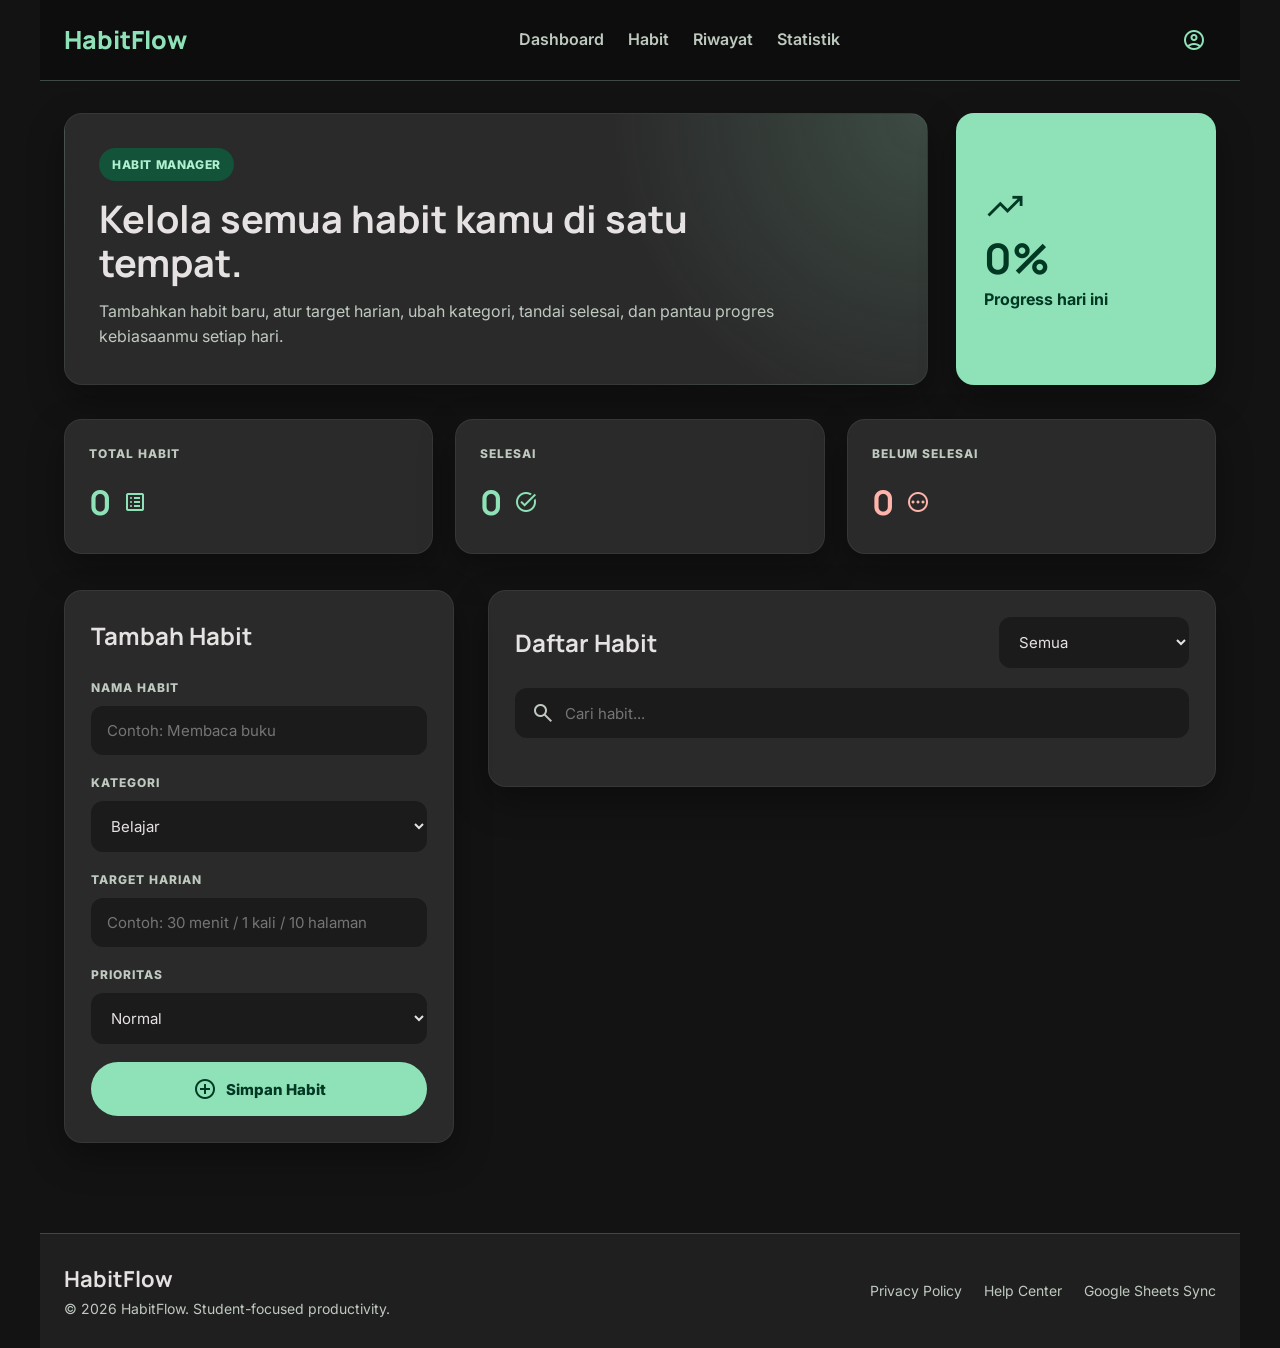
<file: Habit.html>
<!DOCTYPE html>
<html lang="id">

<head>
    <meta charset="UTF-8" />
    <meta name="viewport" content="width=device-width, initial-scale=1.0" />

    <title>HabitFlow - Habit</title>

    <link rel="stylesheet" href="css/style.css" />

    <link
        href="https://fonts.googleapis.com/css2?family=Inter:wght@400;500;600;700;800&family=Manrope:wght@600;700;800&display=swap"
        rel="stylesheet">

    <link href="https://fonts.googleapis.com/css2?family=Material+Symbols+Outlined:wght,FILL@100..700,0..1&display=swap"
        rel="stylesheet">
</head>

<body>

    <header class="navbar">
        <div class="logo">HabitFlow</div>

        <nav class="desktop-menu">
            <a href="index.html">Dashboard</a>
            <a href="habit.html" class="active">Habit</a>
            <a href="index.html#riwayat">Riwayat</a>
            <a href="index.html#statistik">Statistik</a>
        </nav>

        <button class="profile-btn">
            <span class="material-symbols-outlined">account_circle</span>
        </button>
    </header>

    <main class="container">

        <section class="habit-page-hero">
            <div>
                <span class="page-badge">Habit Manager</span>
                <h1>Kelola semua habit kamu di satu tempat.</h1>
                <p>
                    Tambahkan habit baru, atur target harian, ubah kategori, tandai selesai, dan pantau progres
                    kebiasaanmu setiap hari.
                </p>
            </div>

            <div class="hero-mini-card">
                <span class="material-symbols-outlined">trending_up</span>
                <h3 id="heroProgress">0%</h3>
                <p>Progress hari ini</p>
            </div>
        </section>

        <section class="habit-page-summary">
            <div class="summary-card">
                <p>Total Habit</p>
                <div>
                    <h2 id="habitTotal">0</h2>
                    <span class="material-symbols-outlined">list_alt</span>
                </div>
            </div>

            <div class="summary-card">
                <p>Selesai</p>
                <div>
                    <h2 id="habitDone">0</h2>
                    <span class="material-symbols-outlined">task_alt</span>
                </div>
            </div>

            <div class="summary-card">
                <p>Belum Selesai</p>
                <div>
                    <h2 id="habitPending" class="danger-text">0</h2>
                    <span class="material-symbols-outlined danger-text">pending</span>
                </div>
            </div>
        </section>

        <section class="habit-manager-layout">

            <section class="card habit-create-card">
                <h2 id="formTitle">Tambah Habit</h2>

                <form id="habitPageForm" class="habit-form-full">
                    <input type="hidden" id="habitEditId">

                    <div class="form-group">
                        <label>Nama Habit</label>
                        <input type="text" id="habitPageName" placeholder="Contoh: Membaca buku" required>
                    </div>

                    <div class="form-group">
                        <label>Kategori</label>
                        <select id="habitPageCategory" required>
                            <option value="Belajar">Belajar</option>
                            <option value="Kesehatan">Kesehatan</option>
                            <option value="Ibadah">Ibadah</option>
                            <option value="Produktivitas">Produktivitas</option>
                            <option value="Lainnya">Lainnya</option>
                        </select>
                    </div>

                    <div class="form-group">
                        <label>Target Harian</label>
                        <input type="text" id="habitPageTarget" placeholder="Contoh: 30 menit / 1 kali / 10 halaman"
                            required>
                    </div>

                    <div class="form-group">
                        <label>Prioritas</label>
                        <select id="habitPriority" required>
                            <option value="Normal">Normal</option>
                            <option value="Penting">Penting</option>
                            <option value="Santai">Santai</option>
                        </select>
                    </div>

                    <button type="submit" id="habitPageSubmit">
                        <span class="material-symbols-outlined">add_circle</span>
                        Simpan Habit
                    </button>

                    <button type="button" id="cancelEditBtn" class="cancel-btn">
                        Batal Edit
                    </button>
                </form>
            </section>

            <section class="card habit-control-card">
                <div class="section-header">
                    <h2>Daftar Habit</h2>

                    <select id="categoryFilter" class="filter-select">
                        <option value="Semua">Semua</option>
                        <option value="Belajar">Belajar</option>
                        <option value="Kesehatan">Kesehatan</option>
                        <option value="Ibadah">Ibadah</option>
                        <option value="Produktivitas">Produktivitas</option>
                        <option value="Lainnya">Lainnya</option>
                    </select>
                </div>

                <div class="search-wrapper">
                    <span class="material-symbols-outlined">search</span>
                    <input type="text" id="searchHabit" placeholder="Cari habit...">
                </div>

                <div id="habitPageList" class="habit-page-list"></div>

                <div id="habitPageEmpty" class="empty-state">
                    <span class="material-symbols-outlined">self_improvement</span>
                    <p>Belum ada habit.<br>Tambahkan habit pertamamu sekarang.</p>
                </div>
            </section>

        </section>

    </main>

    <nav class="mobile-menu">
        <a href="index.html">
            <span class="material-symbols-outlined">dashboard</span>
            <small>Dashboard</small>
        </a>

        <a href="habit.html" class="active">
            <span class="material-symbols-outlined">check_circle</span>
            <small>Habit</small>
        </a>

        <a href="index.html#riwayat">
            <span class="material-symbols-outlined">history</span>
            <small>Riwayat</small>
        </a>

        <a href="index.html#statistik">
            <span class="material-symbols-outlined">query_stats</span>
            <small>Statistik</small>
        </a>
    </nav>

    <footer class="footer">
        <div>
            <h3>HabitFlow</h3>
            <p>© 2026 HabitFlow. Student-focused productivity.</p>
        </div>

        <div class="footer-links">
            <a href="#">Privacy Policy</a>
            <a href="#">Help Center</a>
            <a href="#">Google Sheets Sync</a>
        </div>
    </footer>

    <script src="js/config.js"></script>
    <script src="js/helpers.js"></script>
    <script src="js/habit.js"></script>
</body>

</html>
</file>
<file: css/style.css>
/* =========================================================
   HABITFLOW - FINAL STYLE.CSS
   Untuk halaman:
   1. index.html / Dashboard
   2. habit.html / Habit Page
========================================================= */

/* =========================
   ROOT VARIABLES
========================= */

:root {
    --bg: #131313;

    --surface-lowest: #0e0e0e;
    --surface-low: #1c1b1b;
    --surface: #201f1f;
    --surface-high: #2a2a2a;
    --surface-highest: #353534;

    --primary: #8fe2b8;
    --primary-dark: #74c69d;
    --primary-container: #005236;

    --secondary-container: #12533a;
    --secondary-text: #b1f0ce;

    --text: #e5e2e1;
    --text-muted: #bec9c0;

    --outline: #3f4943;

    --danger: #ffb4ab;
    --danger-dark: #93000a;

    --radius: 18px;
    --radius-sm: 12px;

    --shadow: 0 14px 35px rgba(0, 0, 0, 0.35);
}

/* =========================
   RESET & BASE STYLE
========================= */

* {
    margin: 0;
    padding: 0;
    box-sizing: border-box;
}

html {
    scroll-behavior: smooth;
}

body {
    min-height: 100vh;
    font-family: "Inter", sans-serif;
    background: var(--bg);
    color: var(--text);
    line-height: 1.6;
}

a {
    color: inherit;
    text-decoration: none;
}

button,
input,
select,
textarea {
    font-family: inherit;
    min-width: 0;
}

img,
svg {
    max-width: 100%;
    height: auto;
}

button {
    border: none;
}

input,
select {
    outline: none;
}

.material-symbols-outlined {
    vertical-align: middle;
}

/* =========================
   NAVBAR
========================= */

.navbar {
    position: sticky;
    top: 0;
    z-index: 100;

    max-width: 1200px;
    width: min(100%, 1200px);
    margin: 0 auto;
    padding: 18px 24px;

    display: flex;
    flex-wrap: wrap;
    align-items: center;
    justify-content: space-between;
    gap: 12px;

    background: rgba(14, 14, 14, 0.92);
    backdrop-filter: blur(16px);
    border-bottom: 1px solid var(--outline);
}

.logo {
    font-family: "Manrope", sans-serif;
    font-size: 25px;
    font-weight: 800;
    color: var(--primary);
}

.desktop-menu {
    display: flex;
    flex-wrap: wrap;
    align-items: center;
    gap: 24px;
}

.desktop-menu a {
    color: var(--text-muted);
    font-weight: 600;
    transition: 0.25s ease;
}

.desktop-menu a:hover,
.desktop-menu a.active {
    color: var(--primary);
}

.desktop-menu a.active {
    padding-bottom: 5px;
    border-bottom: 2px solid var(--primary);
}

.profile-btn {
    width: 44px;
    height: 44px;

    border-radius: 50%;
    background: transparent;
    color: var(--primary);

    cursor: pointer;
    transition: 0.25s ease;
}

.profile-btn:hover {
    background: var(--surface-low);
}

/* =========================
   GLOBAL LAYOUT
========================= */

.container {
    width: min(100%, 1200px);
    max-width: 1200px;
    margin: 0 auto;
    padding: 32px 24px 90px;
}

.main-layout {
    display: grid;
    grid-template-columns: 8fr 4fr;
    gap: 36px;
}

.left-column,
.right-column,
.summary-grid,
.habit-list,
.habit-page-list,
.profile-layout,
.statistik-layout,
.statistik-summary,
.riwayat-filters,
.search-wrapper,
.section-header,
.habit-page-hero,
.hero-mini-card,
.chart-box,
.footer-links {
    min-width: 0;
}

.left-column,
.right-column {
    display: flex;
    flex-direction: column;
    gap: 36px;
}

.card {
    padding: 26px;

    background: var(--surface-high);
    border: 1px solid rgba(255, 255, 255, 0.06);
    border-radius: var(--radius);
    box-shadow: var(--shadow);
}

.card h2,
.habit-section h2 {
    margin-bottom: 22px;

    font-family: "Manrope", sans-serif;
    font-size: 24px;
}

/* =========================
   DASHBOARD SUMMARY
========================= */

.summary-grid {
    display: grid;
    grid-template-columns: repeat(4, 1fr);
    gap: 22px;

    margin-bottom: 42px;
}

.summary-card {
    padding: 24px;

    background: var(--surface-high);
    border: 1px solid rgba(255, 255, 255, 0.06);
    border-radius: var(--radius);
    box-shadow: var(--shadow);
}

.summary-card p {
    margin-bottom: 12px;

    color: var(--text-muted);
    font-size: 12px;
    font-weight: 800;
    text-transform: uppercase;
    letter-spacing: 0.08em;
}

.summary-card div {
    display: flex;
    align-items: center;
    gap: 12px;
}

.summary-card h2 {
    font-family: "Manrope", sans-serif;
    font-size: 34px;
    color: var(--primary);
}

.summary-card span {
    color: var(--primary);
}

.danger-text {
    color: var(--danger) !important;
}

/* =========================
   FORM
========================= */

.habit-form {
    display: grid;
    grid-template-columns: repeat(2, 1fr);
    gap: 22px;
}

.habit-form-full {
    display: flex;
    flex-direction: column;
    gap: 18px;
}

.form-group {
    display: flex;
    flex-direction: column;
    gap: 9px;
}

.form-group label {
    color: var(--text-muted);
    font-size: 12px;
    font-weight: 800;
    text-transform: uppercase;
    letter-spacing: 0.08em;
}

.form-group input,
.form-group select,
.filter-select {
    width: 100%;
    padding: 15px 16px;

    border: none;
    border-radius: var(--radius-sm);
    background: var(--surface-low);
    color: var(--text);

    font-size: 15px;
}

.form-group input:focus,
.form-group select:focus,
.filter-select:focus {
    box-shadow: 0 0 0 2px var(--primary);
}

.button-wrapper {
    justify-content: flex-end;
}

#submitBtn,
#habitPageSubmit {
    width: 100%;
    padding: 15px 18px;

    border-radius: 999px;
    background: var(--primary);
    color: #003824;

    font-size: 15px;
    font-weight: 800;

    cursor: pointer;
    transition: 0.25s ease;
}

#submitBtn:hover,
#habitPageSubmit:hover {
    background: var(--primary-dark);
    transform: translateY(-1px);
}

#submitBtn:active,
#habitPageSubmit:active {
    transform: scale(0.98);
}

#habitPageSubmit {
    display: flex;
    align-items: center;
    justify-content: center;
    gap: 9px;
}

.cancel-btn {
    display: none;

    width: 100%;
    padding: 14px 18px;

    border: 1px solid var(--outline);
    border-radius: 999px;
    background: transparent;
    color: var(--text-muted);

    font-weight: 700;
    cursor: pointer;
    transition: 0.25s ease;
}

.cancel-btn.show {
    display: block;
}

.cancel-btn:hover {
    color: var(--danger);
    border-color: var(--danger);
}

/* =========================
   SECTION HEADER
========================= */

.section-header {
    display: flex;
    align-items: center;
    justify-content: space-between;
    gap: 16px;
    flex-wrap: wrap;

    margin-bottom: 20px;
}

.section-header > * {
    min-width: 0;
}

.section-header h2 {
    margin-bottom: 0;
}

.section-header span {
    color: var(--text-muted);
    font-size: 14px;
}

/* =========================
   DASHBOARD HABIT LIST
========================= */

.habit-list {
    display: grid;
    grid-template-columns: repeat(2, 1fr);
    gap: 22px;
}

.habit-card {
    display: flex;
    align-items: center;
    justify-content: space-between;
    gap: 18px;

    padding: 22px;

    background: var(--surface-high);
    border: 1px solid rgba(255, 255, 255, 0.06);
    border-radius: var(--radius);
    box-shadow: var(--shadow);

    transition: 0.25s ease;
}

.habit-card:hover {
    transform: translateY(-3px);
}

.habit-card.done {
    opacity: 0.62;
}

.habit-card.done h3 {
    text-decoration: line-through;
}

.habit-info {
    display: flex;
    flex-direction: column;
    gap: 8px;
}

.habit-info h3 {
    font-family: "Manrope", sans-serif;
    font-size: 20px;
}

.habit-info p {
    color: var(--text-muted);
    font-size: 13px;
}

.badge {
    width: fit-content;
    padding: 5px 10px;

    border-radius: 999px;
    background: var(--secondary-container);
    color: var(--secondary-text);

    font-size: 10px;
    font-weight: 800;
    text-transform: uppercase;
    letter-spacing: 0.04em;
}

.habit-actions {
    display: flex;
    align-items: center;
    gap: 10px;
}

.icon-btn {
    width: 36px;
    height: 36px;

    border-radius: 50%;
    background: transparent;
    color: var(--text-muted);

    cursor: pointer;
    transition: 0.25s ease;
}

.icon-btn:hover {
    background: var(--surface-low);
    color: var(--primary);
}

.icon-btn.delete:hover {
    color: var(--danger);
}

.check-btn {
    width: 52px;
    height: 52px;
    flex-shrink: 0;

    border: 4px solid var(--primary-container);
    border-radius: 50%;
    background: transparent;
    color: var(--primary);

    cursor: pointer;
    transition: 0.25s ease;
}

.check-btn:hover,
.check-btn.done {
    background: var(--primary);
    border-color: var(--primary);
    color: #003824;
}

/* =========================
   EMPTY STATE
========================= */

.empty-state {
    display: none;

    padding: 38px 24px;

    text-align: center;
    color: var(--text-muted);

    background: var(--surface-low);
    border: 2px dashed var(--outline);
    border-radius: var(--radius);
}

.empty-state.show {
    display: block;
}

.empty-state span {
    margin-bottom: 8px;

    color: var(--outline);
    font-size: 50px;
}

/* =========================
   HISTORY TABLE
========================= */

.history-card {
    overflow: hidden;
}

.filter-select {
    max-width: 190px;
}

.table-wrapper {
    overflow-x: auto;
    -webkit-overflow-scrolling: touch;
}

table {
    width: 100%;
    min-width: 100%;
    border-collapse: collapse;
}

table th,
table td {
    min-width: 0;
    white-space: normal;
    word-wrap: break-word;
}

th {
    padding-bottom: 14px;

    color: var(--text-muted);
    font-size: 12px;
    text-align: left;
    text-transform: uppercase;
    letter-spacing: 0.08em;

    border-bottom: 1px solid var(--outline);
}

td {
    padding: 16px 0;

    font-size: 14px;
    border-bottom: 1px solid rgba(255, 255, 255, 0.06);
}

.status-done {
    color: var(--primary);
    font-weight: 800;
}

.status-failed {
    color: var(--danger);
    font-weight: 800;
}

/* =========================
   STATISTIC CARD
========================= */

.statistic-card {
    text-align: center;
}

.progress-circle {
    position: relative;

    width: 170px;
    height: 170px;
    margin: 0 auto 16px;
}

.progress-circle svg {
    transform: rotate(-90deg);
}

.circle-bg {
    fill: none;
    stroke: var(--surface-highest);
    stroke-width: 13;
}

.circle-progress {
    fill: none;
    stroke: var(--primary);
    stroke-width: 13;
    stroke-linecap: round;
    stroke-dasharray: 440;
    stroke-dashoffset: 440;

    transition: stroke-dashoffset 0.8s ease;
}

.progress-text {
    position: absolute;
    inset: 0;

    display: flex;
    align-items: center;
    justify-content: center;
    flex-direction: column;
}

.progress-text h3 {
    font-family: "Manrope", sans-serif;
    font-size: 32px;
    color: var(--primary);
}

.progress-text p {
    color: var(--text-muted);
    font-size: 10px;
    font-weight: 800;
    text-transform: uppercase;
}

.stat-desc {
    margin-bottom: 28px;

    color: var(--text-muted);
    font-size: 14px;
}

/* =========================
   BAR CHART
========================= */

.chart-box {
    margin-top: 8px;
    text-align: left;
}

.chart-box>p {
    margin-bottom: 14px;

    color: var(--text-muted);
    font-size: 12px;
    font-weight: 800;
    text-transform: uppercase;
}

.bar-chart {
    display: flex;
    align-items: flex-end;
    justify-content: space-between;
    gap: 8px;

    height: 150px;
    width: 100%;
    min-width: 0;
    overflow-x: auto;
    overflow-y: hidden;
    -webkit-overflow-scrolling: touch;
}

.bar-item {
    flex: 1;
    min-width: 24px;
    max-width: 100%;

    height: 100%;

    display: flex;
    align-items: flex-end;
    justify-content: center;
    flex-direction: column;
    gap: 6px;
}

/* =========================
   STATISTIK PAGE
========================= */

.statistik-layout {
    display: grid;
    grid-template-columns: 320px 1fr;
    gap: 28px;
    align-items: start;
}

.statistik-column,
.statistik-layout > div {
    display: flex;
    flex-direction: column;
    gap: 24px;
}

.statistik-summary {
    display: grid;
    grid-template-columns: repeat(4, 1fr);
    gap: 18px;
    margin-bottom: 28px;
}

.statistik-summary .summary-card {
    min-height: 120px;
}

.category-bar-row {
    margin-bottom: 14px;
}

.category-bar-label {
    display: flex;
    justify-content: space-between;
    margin-bottom: 6px;
    font-size: 13px;
    color: var(--text-muted);
}

.category-bar-label span {
    font-weight: 700;
    color: var(--text);
}

.category-bar-track {
    width: 100%;
    height: 8px;
    border-radius: 999px;
    background: var(--surface-highest);
    overflow: hidden;
}

.category-bar-fill {
    width: 0;
    height: 100%;
    border-radius: 999px;
    background: var(--primary);
    transition: width 0.8s ease;
}

.statistic-card {
    width: 100%;
}

.chart-box {
    width: 100%;
}

.bar {
    width: 100%;

    border-radius: 999px 999px 0 0;
    background: var(--primary-container);

    transition: 0.25s ease;
}

.bar:hover,
.today-bar {
    background: var(--primary);
}

.bar-item span {
    color: var(--text-muted);
    font-size: 11px;
}

/* =========================
   TIPS BOX
========================= */

.tips-box {
    display: flex;
    gap: 12px;

    margin-top: 28px;
    padding: 16px;

    text-align: left;
    color: var(--secondary-text);

    background: var(--secondary-container);
    border-radius: var(--radius-sm);
}

.tips-box h4 {
    margin-bottom: 4px;

    font-size: 12px;
    text-transform: uppercase;
}

.tips-box p {
    font-size: 12px;
    opacity: 0.85;
}

/* =========================
   IMAGE CARD
========================= */

.image-card {
    position: relative;

    height: 260px;

    overflow: hidden;
    border-radius: var(--radius);
    box-shadow: var(--shadow);
}

.image-card img {
    width: 100%;
    height: 100%;

    object-fit: cover;
    transition: 0.8s ease;
}

.image-card:hover img {
    transform: scale(1.08);
}

.image-overlay {
    position: absolute;
    inset: 0;

    background: linear-gradient(to top, rgba(14, 14, 14, 0.92), transparent);
}

.image-text {
    position: absolute;
    left: 20px;
    right: 20px;
    bottom: 20px;
}

.image-text h3 {
    font-family: "Manrope", sans-serif;
    font-size: 24px;
    line-height: 1.2;
}

.image-text p {
    margin-top: 5px;

    color: var(--text-muted);
    font-size: 14px;
}

/* =========================
   HABIT PAGE HERO
========================= */

.habit-page-hero {
    display: grid;
    grid-template-columns: 1fr 260px;
    gap: 28px;
    align-items: stretch;

    margin-bottom: 34px;
}

.habit-page-hero>div:first-child {
    padding: 34px;

    background:
        radial-gradient(circle at top right, rgba(143, 226, 184, 0.18), transparent 35%),
        var(--surface-high);

    border: 1px solid rgba(255, 255, 255, 0.06);
    border-radius: var(--radius);
    box-shadow: var(--shadow);
}

.page-badge {
    display: inline-flex;
    width: fit-content;

    margin-bottom: 16px;
    padding: 7px 13px;

    border-radius: 999px;
    background: var(--secondary-container);
    color: var(--secondary-text);

    font-size: 12px;
    font-weight: 800;
    letter-spacing: 0.05em;
    text-transform: uppercase;
}

.habit-page-hero h1 {
    max-width: 720px;
    margin-bottom: 14px;

    font-family: "Manrope", sans-serif;
    font-size: 38px;
    line-height: 1.15;
}

.habit-page-hero p {
    max-width: 720px;

    color: var(--text-muted);
    font-size: 16px;
}

.hero-mini-card {
    display: flex;
    flex-direction: column;
    justify-content: center;

    padding: 28px;

    background: var(--primary);
    color: #003824;
    border-radius: var(--radius);
    box-shadow: var(--shadow);
}

.hero-mini-card span {
    margin-bottom: 10px;
    font-size: 42px;
}

.hero-mini-card h3 {
    font-family: "Manrope", sans-serif;
    font-size: 42px;
    line-height: 1;
}

.hero-mini-card p {
    margin-top: 8px;

    color: #003824;
    font-weight: 700;
}

/* =========================
   HABIT PAGE LAYOUT
========================= */

.habit-page-summary {
    display: grid;
    grid-template-columns: repeat(3, 1fr);
    gap: 22px;

    margin-bottom: 36px;
}

.habit-manager-layout {
    display: grid;
    grid-template-columns: 390px 1fr;
    gap: 34px;
    align-items: start;
}

.habit-create-card {
    position: sticky;
    top: 92px;
}

/* =========================
   SEARCH
========================= */

.search-wrapper {
    height: 50px;
    margin-bottom: 22px;
    padding: 0 16px;

    display: flex;
    align-items: center;
    gap: 10px;

    background: var(--surface-low);
    border-radius: var(--radius-sm);
}

.search-wrapper span {
    color: var(--text-muted);
}

.search-wrapper input {
    width: 100%;

    border: none;
    background: transparent;
    color: var(--text);

    font-size: 15px;
}

/* =========================
   HABIT PAGE LIST
========================= */

.habit-page-list {
    display: flex;
    flex-direction: column;
    gap: 16px;
}

.habit-page-item {
    display: grid;
    grid-template-columns: 1fr auto;
    gap: 18px;

    padding: 20px;

    background: var(--surface-low);
    border: 1px solid rgba(255, 255, 255, 0.06);
    border-radius: var(--radius);

    transition: 0.25s ease;
}

.habit-page-item:hover {
    transform: translateY(-2px);
    background: var(--surface);
}

.habit-page-item.done {
    opacity: 0.65;
}

.habit-page-item.done .habit-page-title {
    text-decoration: line-through;
}

.habit-page-main {
    display: flex;
    flex-direction: column;
    gap: 10px;
}

.habit-page-top {
    display: flex;
    align-items: center;
    flex-wrap: wrap;
    gap: 10px;
}

.habit-page-title {
    font-family: "Manrope", sans-serif;
    font-size: 21px;
    line-height: 1.25;
}

.habit-page-desc {
    display: flex;
    flex-wrap: wrap;
    gap: 14px;

    color: var(--text-muted);
    font-size: 13px;
}

.habit-page-desc span {
    display: inline-flex;
    align-items: center;
    gap: 5px;
}

.habit-page-actions {
    display: flex;
    align-items: center;
    gap: 10px;
}

/* =========================
   PRIORITY BADGE
========================= */

.priority-badge {
    width: fit-content;
    padding: 5px 10px;

    border-radius: 999px;

    font-size: 10px;
    font-weight: 800;
    text-transform: uppercase;
}

.priority-normal {
    background: rgba(143, 226, 184, 0.12);
    color: var(--primary);
}

.priority-penting {
    background: rgba(255, 180, 171, 0.14);
    color: var(--danger);
}

.priority-santai {
    background: rgba(177, 240, 206, 0.12);
    color: var(--secondary-text);
}

/* =========================
   HABIT PAGE ACTION BUTTONS
========================= */

.habit-complete-btn {
    min-width: 46px;
    height: 46px;

    border: 3px solid var(--primary-container);
    border-radius: 50%;
    background: transparent;
    color: var(--primary);

    cursor: pointer;
    transition: 0.25s ease;
}

.habit-complete-btn.done,
.habit-complete-btn:hover {
    background: var(--primary);
    border-color: var(--primary);
    color: #003824;
}

.habit-small-btn {
    width: 42px;
    height: 42px;

    border-radius: 50%;
    background: var(--surface-high);
    color: var(--text-muted);

    cursor: pointer;
    transition: 0.25s ease;
}

.habit-small-btn:hover {
    background: var(--surface-highest);
    color: var(--primary);
}

.habit-small-btn.delete:hover {
    color: var(--danger);
}

/* =========================
   MOBILE MENU
========================= */

.mobile-menu {
    position: fixed;
    left: 0;
    right: 0;
    bottom: 0;
    z-index: 120;

    display: none;
    align-items: center;
    justify-content: space-around;

    padding: 10px 10px 14px;

    background: var(--surface-lowest);
    border-top: 1px solid var(--outline);
    border-radius: 18px 18px 0 0;
}

.mobile-menu a {
    min-width: 70px;
    padding: 8px 10px;

    display: flex;
    align-items: center;
    flex-direction: column;
    gap: 2px;

    color: var(--text-muted);
    border-radius: 14px;
}

.mobile-menu a.active {
    background: var(--secondary-container);
    color: var(--secondary-text);
}

.mobile-menu small {
    font-size: 10px;
    font-weight: 700;
}

/* =========================
   FOOTER
========================= */

.footer {
    width: 100%;
    max-width: 1200px;
    margin: 0 auto;
    padding: 28px 24px;

    display: flex;
    align-items: center;
    justify-content: space-between;
    gap: 24px;

    background: var(--surface);
    border-top: 1px solid var(--outline);
}

.footer h3 {
    font-family: "Manrope", sans-serif;
    font-size: 22px;
}

.footer p,
.footer a {
    color: var(--text-muted);
    font-size: 14px;
}

.footer-links {
    display: flex;
    flex-wrap: wrap;
    gap: 22px;
}

.footer-links a:hover {
    color: var(--primary);
}

/* =========================
   RESPONSIVE - TABLET
========================= */

@media (max-width: 992px) {
    .summary-grid {
        grid-template-columns: repeat(2, 1fr);
    }

    .main-layout {
        grid-template-columns: 1fr;
    }

    .right-column {
        order: -1;
    }

    .habit-page-hero {
        grid-template-columns: 1fr !important;
    }

    .habit-page-summary {
        grid-template-columns: repeat(3, 1fr);
    }

    .habit-manager-layout {
        grid-template-columns: 1fr;
    }

    .habit-create-card {
        position: static;
    }

    .statistik-layout {
        grid-template-columns: 1fr;
    }

    .statistik-summary {
        grid-template-columns: repeat(2, 1fr);
    }

    .section-header {
        gap: 16px;
    }
}

/* =========================
   RESPONSIVE - MOBILE
========================= */

@media (max-width: 768px) {
    .desktop-menu {
        display: none;
    }

    .mobile-menu {
        display: flex;
    }

    .mobile-menu a {
        min-width: 0;
        flex: 1;
    }

    .container {
        padding: 24px 18px 130px;
    }

    .summary-grid {
        gap: 14px;
    }

    .summary-card {
        padding: 18px;
    }

    .summary-card h2 {
        font-size: 28px;
    }

    .habit-form {
        grid-template-columns: 1fr;
    }

    .habit-list {
        grid-template-columns: 1fr;
    }

    .section-header {
        align-items: flex-start;
        flex-direction: column;
    }

    .riwayat-filters {
        flex-direction: column;
        align-items: stretch;
    }

    .riwayat-filters .filter-select,
    .riwayat-filters .search-wrapper,
    .riwayat-filters button {
        width: 100%;
    }

    .riwayat-page-table th:nth-child(3),
    .riwayat-page-table td:nth-child(3) {
        display: none;
    }

    .riwayat-page-table th,
    .riwayat-page-table td {
        padding: 12px 8px;
    }

    .filter-select {
        max-width: 100%;
    }

    .habit-page-hero h1 {
        font-size: 30px;
    }

    .habit-page-summary {
        grid-template-columns: 1fr;
    }

    .habit-page-item {
        grid-template-columns: 1fr;
    }

    .habit-page-actions {
        justify-content: flex-end;
    }

    .footer {
        flex-direction: column;
        padding-bottom: 95px;
        text-align: center;
    }

    .footer-links {
        justify-content: center;
    }
}

/* =========================
   RESPONSIVE - SMALL MOBILE
========================= */

@media (max-width: 480px) {
    .navbar {
        padding: 16px 18px;
    }

    .hero-mini-card {
        padding: 20px;
    }

    .tips-box {
        flex-direction: column;
        align-items: flex-start;
    }

    .page-badge {
        padding: 6px 12px;
    }

    .mobile-menu a small {
        display: none;
    }

    .summary-grid {
        grid-template-columns: 1fr;
    }

    .card {
        padding: 20px;
    }

    .habit-card {
        align-items: flex-start;
        flex-direction: column;
    }

    .habit-actions {
        width: 100%;
    }

    .check-btn {
        align-self: flex-end;
    }

    .habit-page-hero>div:first-child {
        padding: 24px;
    }

    .hero-mini-card {
        padding: 24px;
    }

    .habit-page-title {
        font-size: 19px;
    }

    .logo {
        font-size: 22px;
    }
}
</file>
